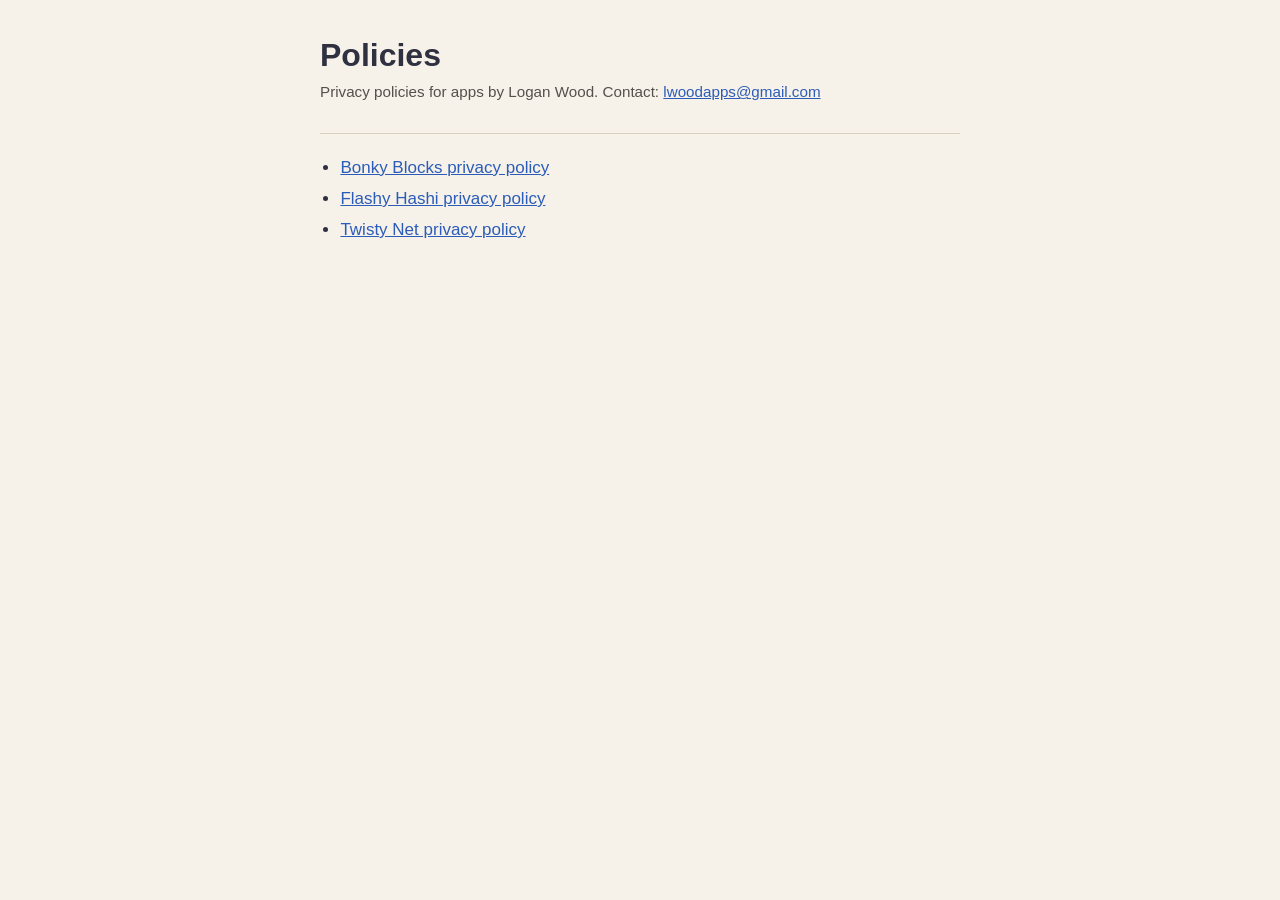
<file: index.html>
<!doctype html>
<html lang="en">
<head>
<meta charset="utf-8">
<meta name="viewport" content="width=device-width, initial-scale=1, viewport-fit=cover">
<title>Policies</title>
<link rel="stylesheet" href="style.css">
</head>
<body>
<main>
<header>
<h1>Policies</h1>
<p class="updated">Privacy policies for apps by Logan Wood. Contact: <a href="mailto:lwoodapps@gmail.com">lwoodapps@gmail.com</a></p>
</header>
<section>
<ul>
<li><a href="bonky-blocks/">Bonky Blocks privacy policy</a></li>
<li><a href="flashy-hashi/">Flashy Hashi privacy policy</a></li>
<li><a href="twisty-net/">Twisty Net privacy policy</a></li>
</ul>
</section>
</main>
</body>
</html>
</file>
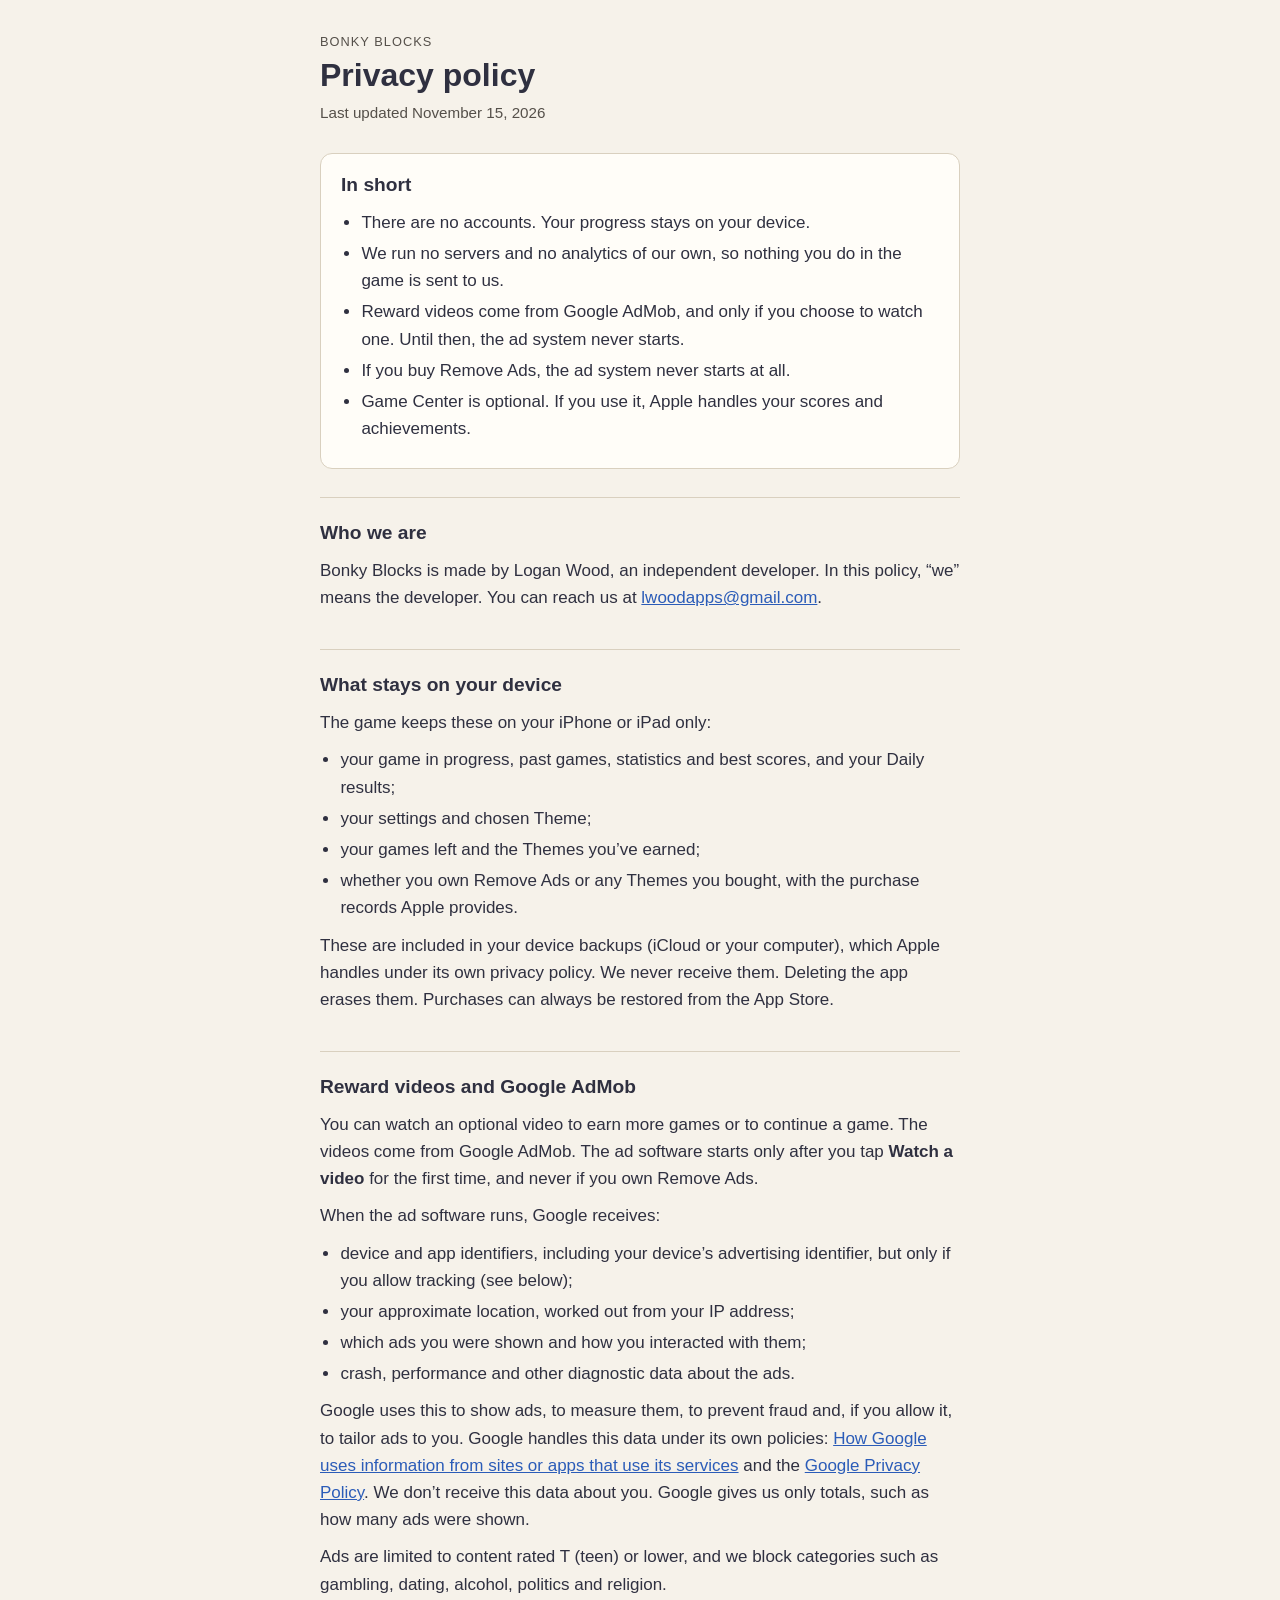
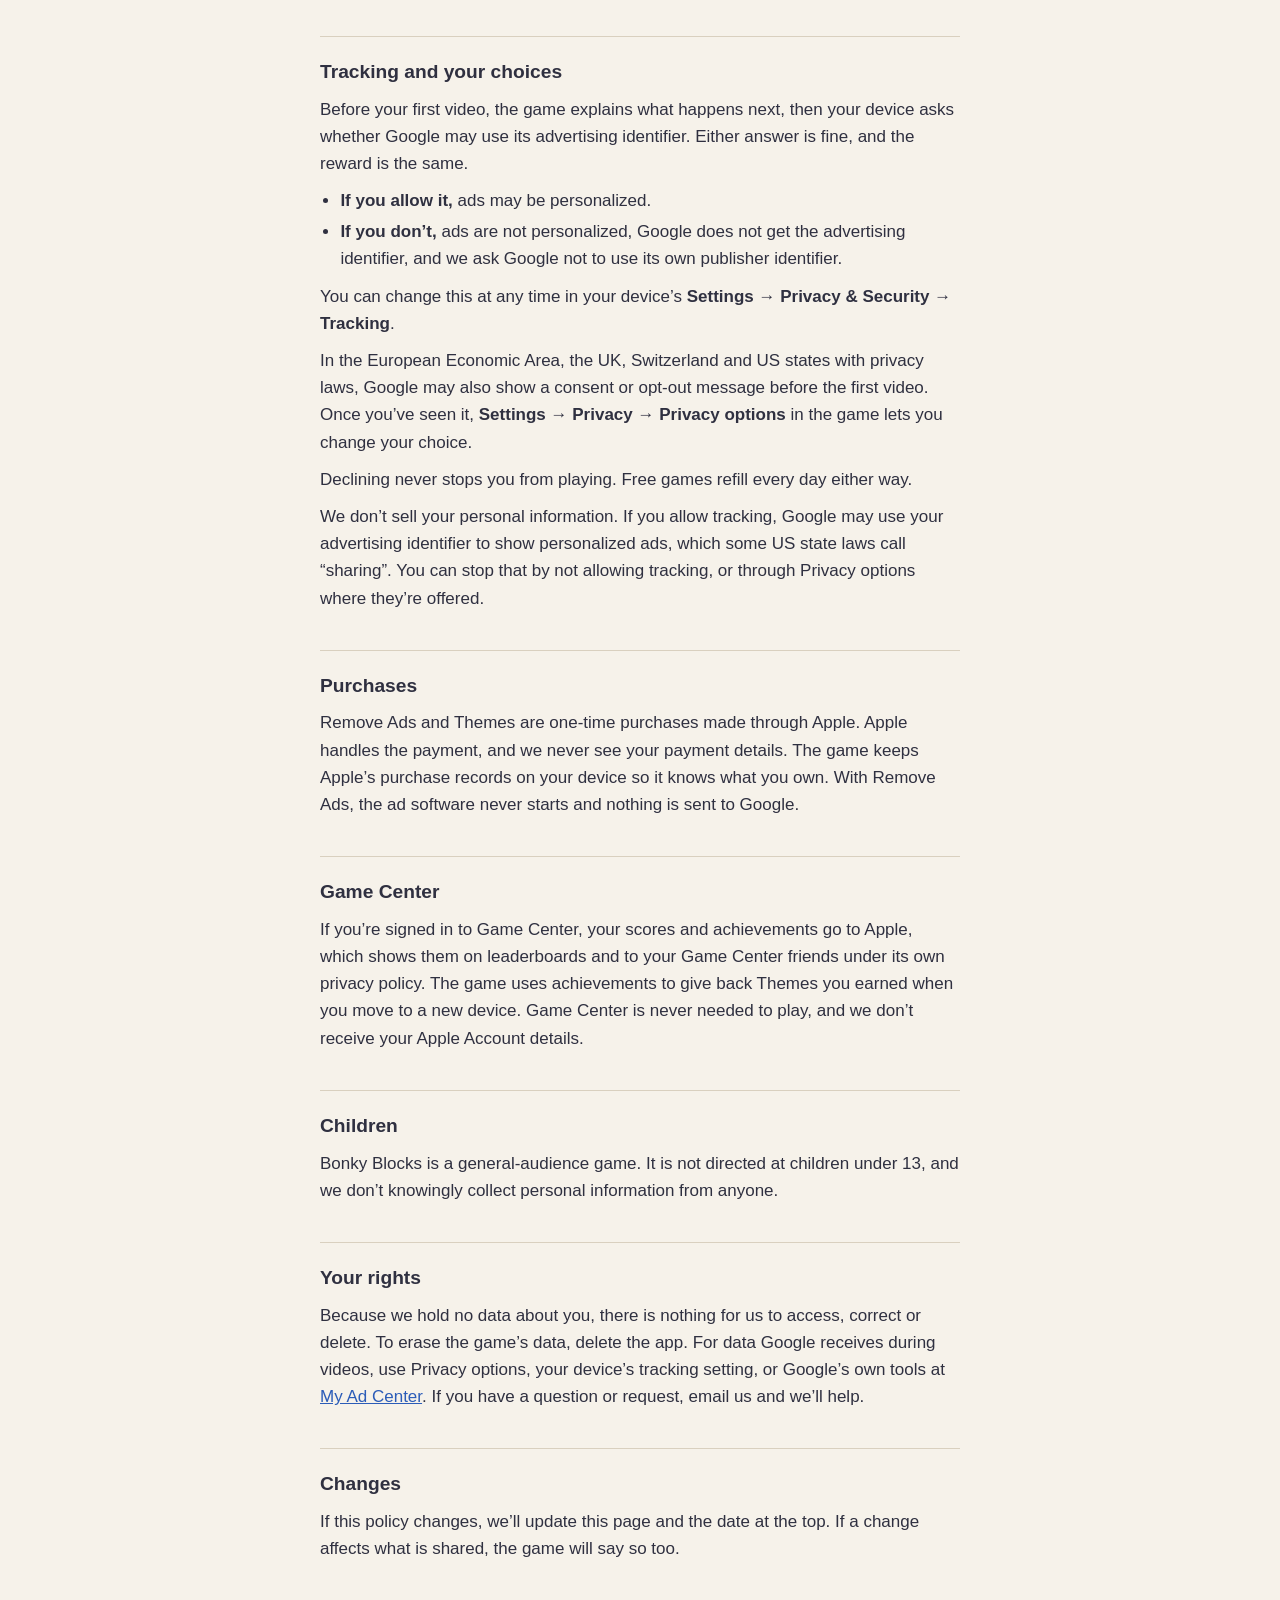
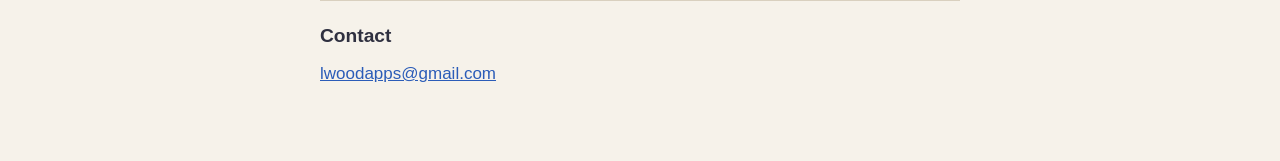
<file: bonky-blocks/index.html>
<!doctype html>
<html lang="en">
<head>
<meta charset="utf-8">
<meta name="viewport" content="width=device-width, initial-scale=1, viewport-fit=cover">
<title>Bonky Blocks Privacy Policy</title>
<link rel="stylesheet" href="../style.css">
</head>
<body>
<main>
<header>
<p class="kicker">Bonky Blocks</p>
<h1>Privacy policy</h1>
<p class="updated">Last updated November 15, 2026</p>
</header>

<section class="summary">
<h2>In short</h2>
<ul>
<li>There are no accounts. Your progress stays on your device.</li>
<li>We run no servers and no analytics of our own, so nothing you do in the game is sent to us.</li>
<li>Reward videos come from Google AdMob, and only if you choose to watch one. Until then, the ad system never starts.</li>
<li>If you buy Remove Ads, the ad system never starts at all.</li>
<li>Game Center is optional. If you use it, Apple handles your scores and achievements.</li>
</ul>
</section>

<section>
<h2>Who we are</h2>
<p>Bonky Blocks is made by Logan Wood, an independent developer. In this policy, “we” means the developer. You can reach us at <a href="mailto:lwoodapps@gmail.com">lwoodapps@gmail.com</a>.</p>
</section>

<section>
<h2>What stays on your device</h2>
<p>The game keeps these on your iPhone or iPad only:</p>
<ul>
<li>your game in progress, past games, statistics and best scores, and your Daily results;</li>
<li>your settings and chosen Theme;</li>
<li>your games left and the Themes you’ve earned;</li>
<li>whether you own Remove Ads or any Themes you bought, with the purchase records Apple provides.</li>
</ul>
<p>These are included in your device backups (iCloud or your computer), which Apple handles under its own privacy policy. We never receive them. Deleting the app erases them. Purchases can always be restored from the App Store.</p>
</section>

<section>
<h2>Reward videos and Google AdMob</h2>
<p>You can watch an optional video to earn more games or to continue a game. The videos come from Google AdMob. The ad software starts only after you tap <strong>Watch a video</strong> for the first time, and never if you own Remove Ads.</p>
<p>When the ad software runs, Google receives:</p>
<ul>
<li>device and app identifiers, including your device’s advertising identifier, but only if you allow tracking (see below);</li>
<li>your approximate location, worked out from your IP address;</li>
<li>which ads you were shown and how you interacted with them;</li>
<li>crash, performance and other diagnostic data about the ads.</li>
</ul>
<p>Google uses this to show ads, to measure them, to prevent fraud and, if you allow it, to tailor ads to you. Google handles this data under its own policies: <a href="https://policies.google.com/technologies/partner-sites">How Google uses information from sites or apps that use its services</a> and the <a href="https://policies.google.com/privacy">Google Privacy Policy</a>. We don’t receive this data about you. Google gives us only totals, such as how many ads were shown.</p>
<p>Ads are limited to content rated T (teen) or lower, and we block categories such as gambling, dating, alcohol, politics and religion.</p>
</section>

<section>
<h2>Tracking and your choices</h2>
<p>Before your first video, the game explains what happens next, then your device asks whether Google may use its advertising identifier. Either answer is fine, and the reward is the same.</p>
<ul>
<li><strong>If you allow it,</strong> ads may be personalized.</li>
<li><strong>If you don’t,</strong> ads are not personalized, Google does not get the advertising identifier, and we ask Google not to use its own publisher identifier.</li>
</ul>
<p>You can change this at any time in your device’s <strong>Settings → Privacy &amp; Security → Tracking</strong>.</p>
<p>In the European Economic Area, the UK, Switzerland and US states with privacy laws, Google may also show a consent or opt-out message before the first video. Once you’ve seen it, <strong>Settings → Privacy → Privacy options</strong> in the game lets you change your choice.</p>
<p>Declining never stops you from playing. Free games refill every day either way.</p>
<p>We don’t sell your personal information. If you allow tracking, Google may use your advertising identifier to show personalized ads, which some US state laws call “sharing”. You can stop that by not allowing tracking, or through Privacy options where they’re offered.</p>
</section>

<section>
<h2>Purchases</h2>
<p>Remove Ads and Themes are one-time purchases made through Apple. Apple handles the payment, and we never see your payment details. The game keeps Apple’s purchase records on your device so it knows what you own. With Remove Ads, the ad software never starts and nothing is sent to Google.</p>
</section>

<section>
<h2>Game Center</h2>
<p>If you’re signed in to Game Center, your scores and achievements go to Apple, which shows them on leaderboards and to your Game Center friends under its own privacy policy. The game uses achievements to give back Themes you earned when you move to a new device. Game Center is never needed to play, and we don’t receive your Apple Account details.</p>
</section>

<section>
<h2>Children</h2>
<p>Bonky Blocks is a general-audience game. It is not directed at children under 13, and we don’t knowingly collect personal information from anyone.</p>
</section>

<section>
<h2>Your rights</h2>
<p>Because we hold no data about you, there is nothing for us to access, correct or delete. To erase the game’s data, delete the app. For data Google receives during videos, use Privacy options, your device’s tracking setting, or Google’s own tools at <a href="https://myadcenter.google.com">My Ad Center</a>. If you have a question or request, email us and we’ll help.</p>
</section>

<section>
<h2>Changes</h2>
<p>If this policy changes, we’ll update this page and the date at the top. If a change affects what is shared, the game will say so too.</p>
</section>

<section>
<h2>Contact</h2>
<p><a href="mailto:lwoodapps@gmail.com">lwoodapps@gmail.com</a></p>
</section>
</main>
</body>
</html>
</file>
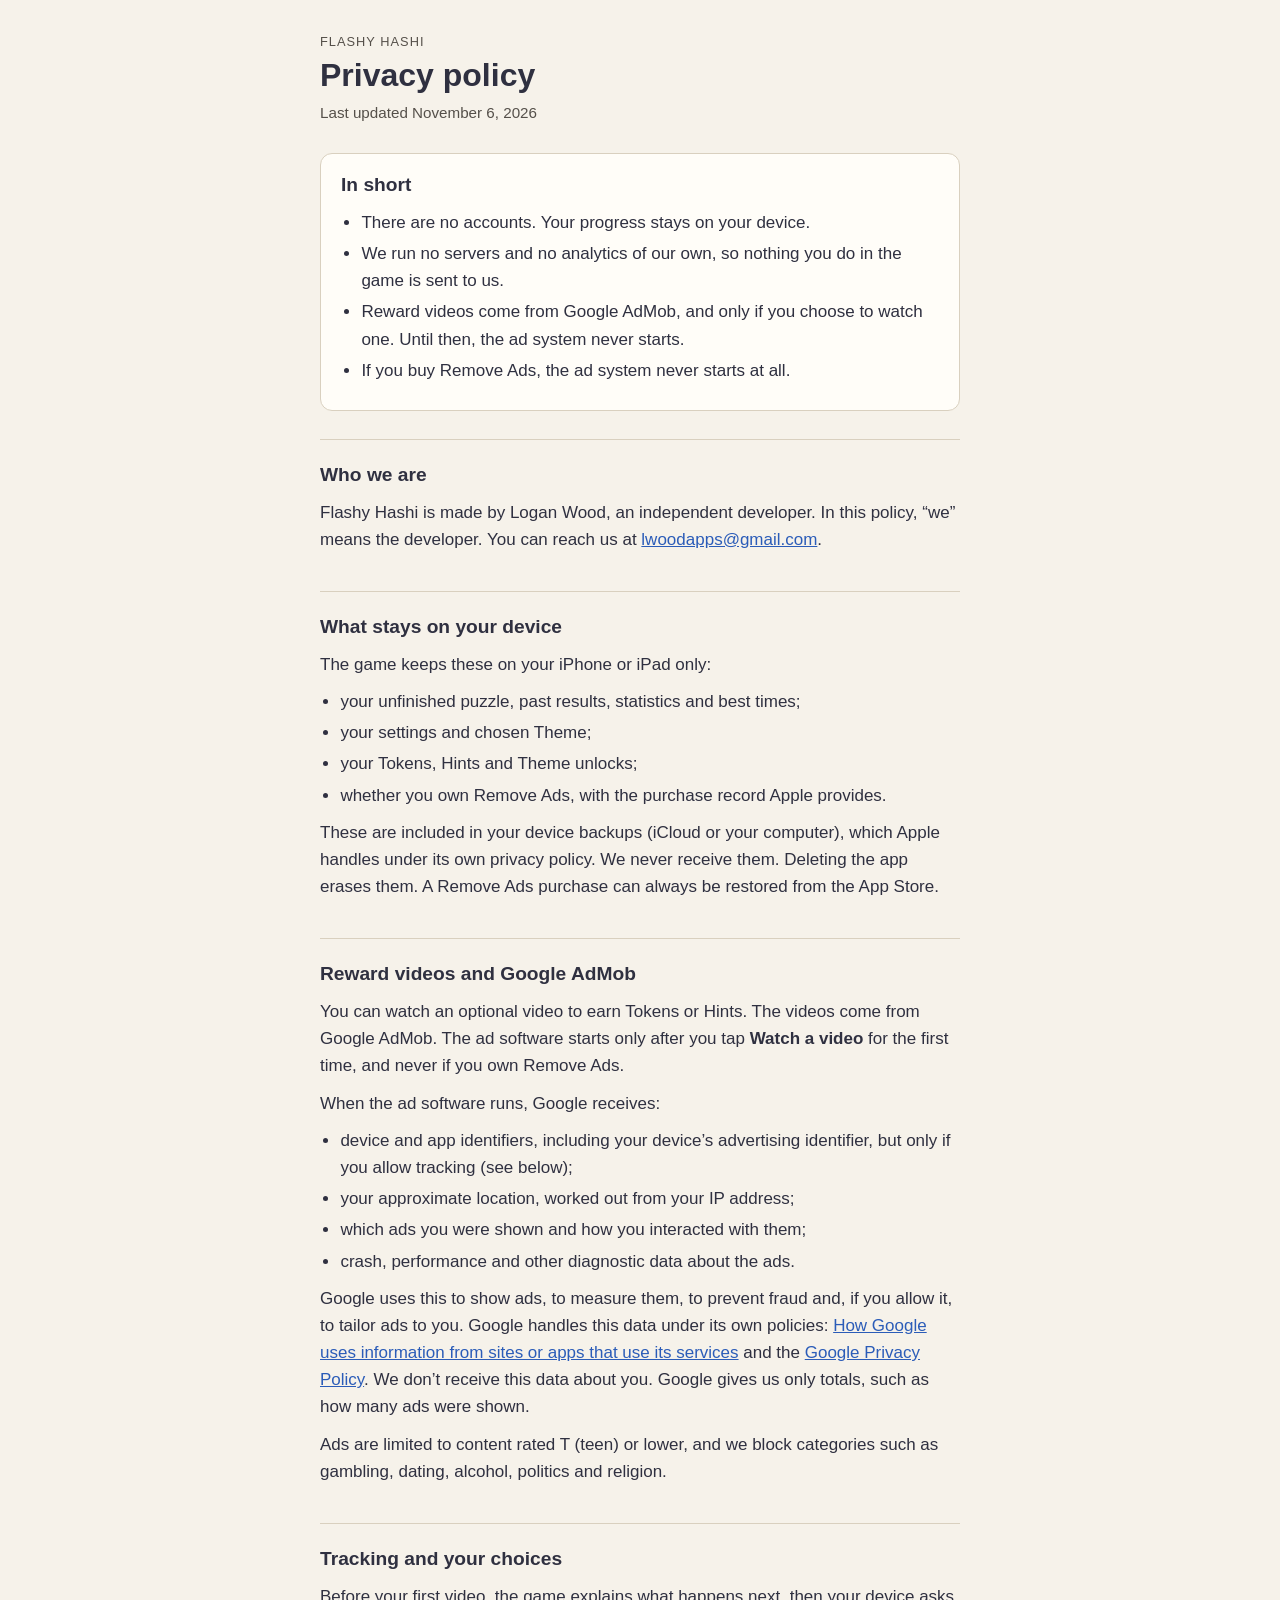
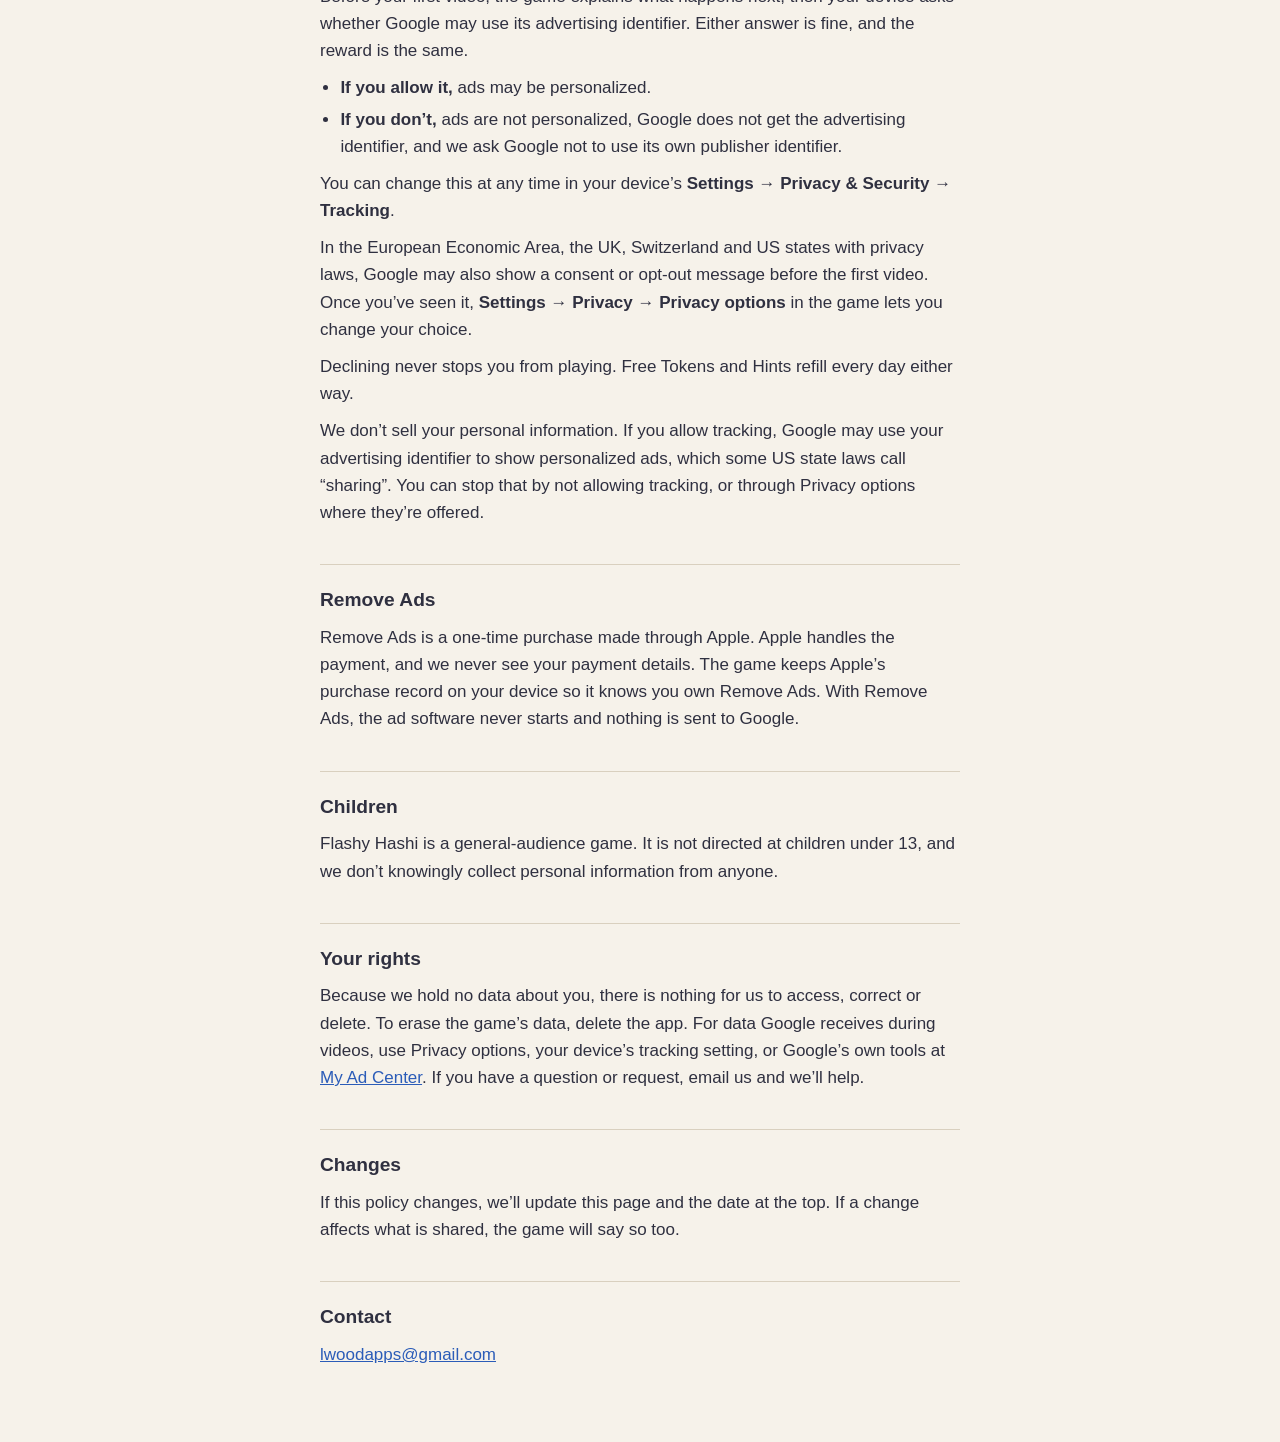
<file: flashy-hashi/index.html>
<!doctype html>
<html lang="en">
<head>
<meta charset="utf-8">
<meta name="viewport" content="width=device-width, initial-scale=1, viewport-fit=cover">
<title>Flashy Hashi Privacy Policy</title>
<link rel="stylesheet" href="../style.css">
</head>
<body>
<main>
<header>
<p class="kicker">Flashy Hashi</p>
<h1>Privacy policy</h1>
<p class="updated">Last updated November 6, 2026</p>
</header>

<section class="summary">
<h2>In short</h2>
<ul>
<li>There are no accounts. Your progress stays on your device.</li>
<li>We run no servers and no analytics of our own, so nothing you do in the game is sent to us.</li>
<li>Reward videos come from Google AdMob, and only if you choose to watch one. Until then, the ad system never starts.</li>
<li>If you buy Remove Ads, the ad system never starts at all.</li>
</ul>
</section>

<section>
<h2>Who we are</h2>
<p>Flashy Hashi is made by Logan Wood, an independent developer. In this policy, “we” means the developer. You can reach us at <a href="mailto:lwoodapps@gmail.com">lwoodapps@gmail.com</a>.</p>
</section>

<section>
<h2>What stays on your device</h2>
<p>The game keeps these on your iPhone or iPad only:</p>
<ul>
<li>your unfinished puzzle, past results, statistics and best times;</li>
<li>your settings and chosen Theme;</li>
<li>your Tokens, Hints and Theme unlocks;</li>
<li>whether you own Remove Ads, with the purchase record Apple provides.</li>
</ul>
<p>These are included in your device backups (iCloud or your computer), which Apple handles under its own privacy policy. We never receive them. Deleting the app erases them. A Remove Ads purchase can always be restored from the App Store.</p>
</section>

<section>
<h2>Reward videos and Google AdMob</h2>
<p>You can watch an optional video to earn Tokens or Hints. The videos come from Google AdMob. The ad software starts only after you tap <strong>Watch a video</strong> for the first time, and never if you own Remove Ads.</p>
<p>When the ad software runs, Google receives:</p>
<ul>
<li>device and app identifiers, including your device’s advertising identifier, but only if you allow tracking (see below);</li>
<li>your approximate location, worked out from your IP address;</li>
<li>which ads you were shown and how you interacted with them;</li>
<li>crash, performance and other diagnostic data about the ads.</li>
</ul>
<p>Google uses this to show ads, to measure them, to prevent fraud and, if you allow it, to tailor ads to you. Google handles this data under its own policies: <a href="https://policies.google.com/technologies/partner-sites">How Google uses information from sites or apps that use its services</a> and the <a href="https://policies.google.com/privacy">Google Privacy Policy</a>. We don’t receive this data about you. Google gives us only totals, such as how many ads were shown.</p>
<p>Ads are limited to content rated T (teen) or lower, and we block categories such as gambling, dating, alcohol, politics and religion.</p>
</section>

<section>
<h2>Tracking and your choices</h2>
<p>Before your first video, the game explains what happens next, then your device asks whether Google may use its advertising identifier. Either answer is fine, and the reward is the same.</p>
<ul>
<li><strong>If you allow it,</strong> ads may be personalized.</li>
<li><strong>If you don’t,</strong> ads are not personalized, Google does not get the advertising identifier, and we ask Google not to use its own publisher identifier.</li>
</ul>
<p>You can change this at any time in your device’s <strong>Settings → Privacy &amp; Security → Tracking</strong>.</p>
<p>In the European Economic Area, the UK, Switzerland and US states with privacy laws, Google may also show a consent or opt-out message before the first video. Once you’ve seen it, <strong>Settings → Privacy → Privacy options</strong> in the game lets you change your choice.</p>
<p>Declining never stops you from playing. Free Tokens and Hints refill every day either way.</p>
<p>We don’t sell your personal information. If you allow tracking, Google may use your advertising identifier to show personalized ads, which some US state laws call “sharing”. You can stop that by not allowing tracking, or through Privacy options where they’re offered.</p>
</section>

<section>
<h2>Remove Ads</h2>
<p>Remove Ads is a one-time purchase made through Apple. Apple handles the payment, and we never see your payment details. The game keeps Apple’s purchase record on your device so it knows you own Remove Ads. With Remove Ads, the ad software never starts and nothing is sent to Google.</p>
</section>

<section>
<h2>Children</h2>
<p>Flashy Hashi is a general-audience game. It is not directed at children under 13, and we don’t knowingly collect personal information from anyone.</p>
</section>

<section>
<h2>Your rights</h2>
<p>Because we hold no data about you, there is nothing for us to access, correct or delete. To erase the game’s data, delete the app. For data Google receives during videos, use Privacy options, your device’s tracking setting, or Google’s own tools at <a href="https://myadcenter.google.com">My Ad Center</a>. If you have a question or request, email us and we’ll help.</p>
</section>

<section>
<h2>Changes</h2>
<p>If this policy changes, we’ll update this page and the date at the top. If a change affects what is shared, the game will say so too.</p>
</section>

<section>
<h2>Contact</h2>
<p><a href="mailto:lwoodapps@gmail.com">lwoodapps@gmail.com</a></p>
</section>
</main>
</body>
</html>
</file>
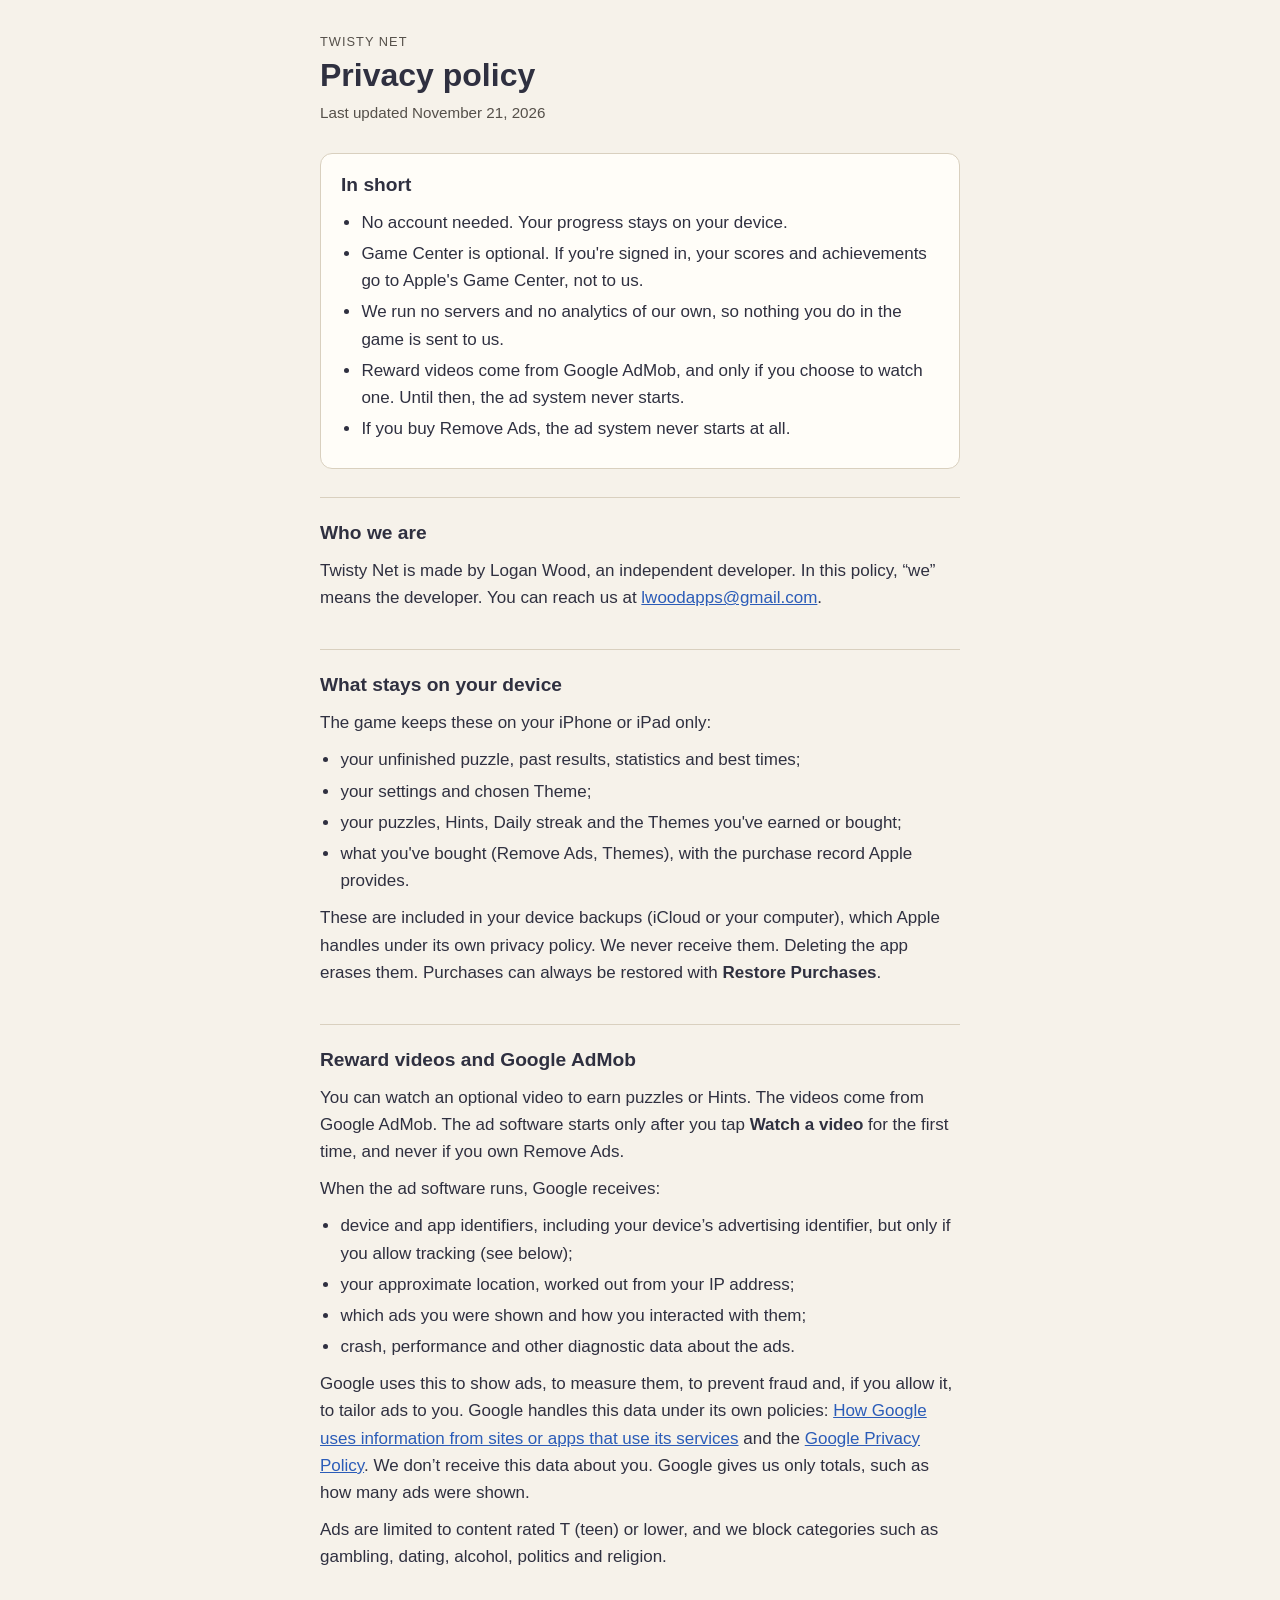
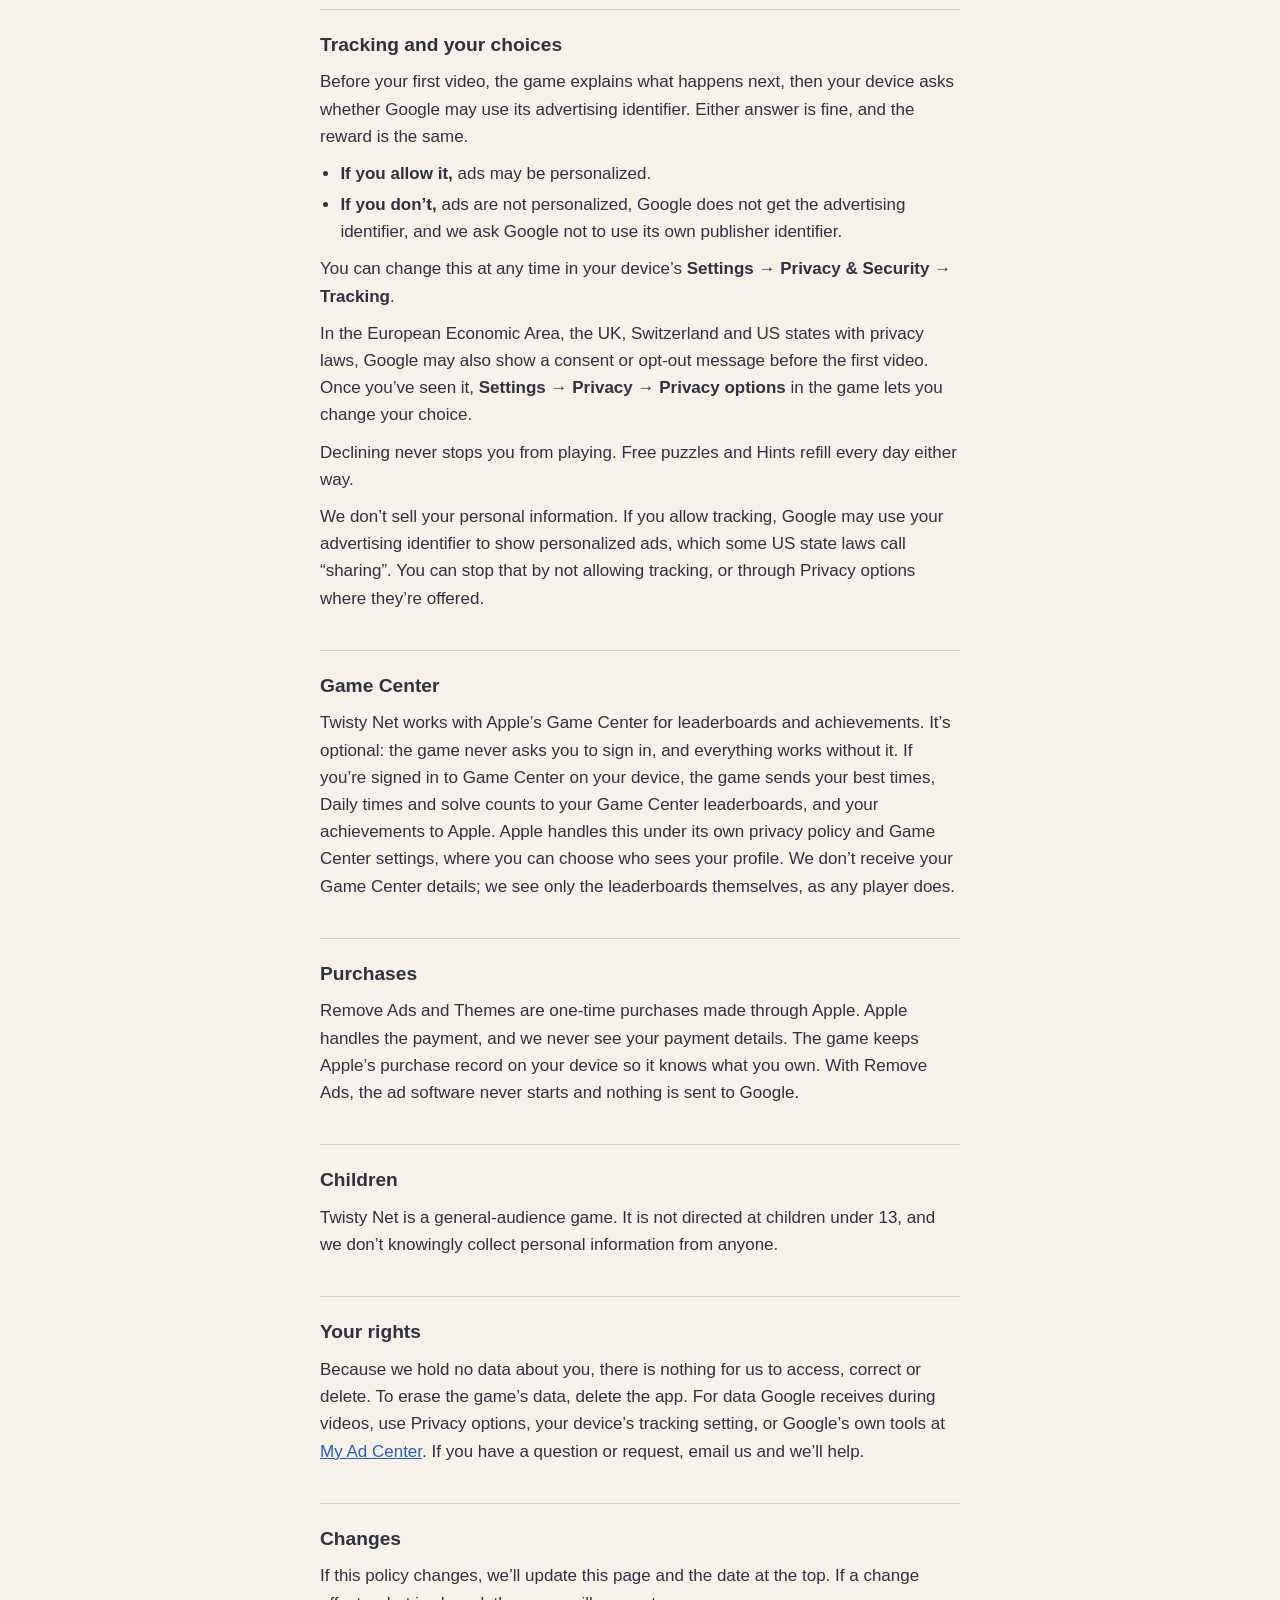
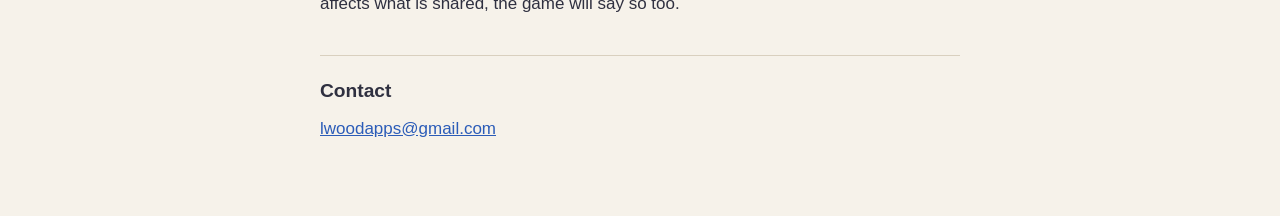
<file: twisty-net/index.html>
<!doctype html>
<html lang="en">
<head>
<meta charset="utf-8">
<meta name="viewport" content="width=device-width, initial-scale=1, viewport-fit=cover">
<title>Twisty Net Privacy Policy</title>
<link rel="stylesheet" href="../style.css">
</head>
<body>
<main>
<header>
<p class="kicker">Twisty Net</p>
<h1>Privacy policy</h1>
<p class="updated">Last updated November 21, 2026</p>
</header>

<section class="summary">
<h2>In short</h2>
<ul>
<li>No account needed. Your progress stays on your device.</li>
<li>Game Center is optional. If you're signed in, your scores and achievements go to Apple's Game Center, not to us.</li>
<li>We run no servers and no analytics of our own, so nothing you do in the game is sent to us.</li>
<li>Reward videos come from Google AdMob, and only if you choose to watch one. Until then, the ad system never starts.</li>
<li>If you buy Remove Ads, the ad system never starts at all.</li>
</ul>
</section>

<section>
<h2>Who we are</h2>
<p>Twisty Net is made by Logan Wood, an independent developer. In this policy, “we” means the developer. You can reach us at <a href="mailto:lwoodapps@gmail.com">lwoodapps@gmail.com</a>.</p>
</section>

<section>
<h2>What stays on your device</h2>
<p>The game keeps these on your iPhone or iPad only:</p>
<ul>
<li>your unfinished puzzle, past results, statistics and best times;</li>
<li>your settings and chosen Theme;</li>
<li>your puzzles, Hints, Daily streak and the Themes you've earned or bought;</li>
<li>what you've bought (Remove Ads, Themes), with the purchase record Apple provides.</li>
</ul>
<p>These are included in your device backups (iCloud or your computer), which Apple handles under its own privacy policy. We never receive them. Deleting the app erases them. Purchases can always be restored with <strong>Restore Purchases</strong>.</p>
</section>

<section>
<h2>Reward videos and Google AdMob</h2>
<p>You can watch an optional video to earn puzzles or Hints. The videos come from Google AdMob. The ad software starts only after you tap <strong>Watch a video</strong> for the first time, and never if you own Remove Ads.</p>
<p>When the ad software runs, Google receives:</p>
<ul>
<li>device and app identifiers, including your device’s advertising identifier, but only if you allow tracking (see below);</li>
<li>your approximate location, worked out from your IP address;</li>
<li>which ads you were shown and how you interacted with them;</li>
<li>crash, performance and other diagnostic data about the ads.</li>
</ul>
<p>Google uses this to show ads, to measure them, to prevent fraud and, if you allow it, to tailor ads to you. Google handles this data under its own policies: <a href="https://policies.google.com/technologies/partner-sites">How Google uses information from sites or apps that use its services</a> and the <a href="https://policies.google.com/privacy">Google Privacy Policy</a>. We don’t receive this data about you. Google gives us only totals, such as how many ads were shown.</p>
<p>Ads are limited to content rated T (teen) or lower, and we block categories such as gambling, dating, alcohol, politics and religion.</p>
</section>

<section>
<h2>Tracking and your choices</h2>
<p>Before your first video, the game explains what happens next, then your device asks whether Google may use its advertising identifier. Either answer is fine, and the reward is the same.</p>
<ul>
<li><strong>If you allow it,</strong> ads may be personalized.</li>
<li><strong>If you don’t,</strong> ads are not personalized, Google does not get the advertising identifier, and we ask Google not to use its own publisher identifier.</li>
</ul>
<p>You can change this at any time in your device’s <strong>Settings → Privacy &amp; Security → Tracking</strong>.</p>
<p>In the European Economic Area, the UK, Switzerland and US states with privacy laws, Google may also show a consent or opt-out message before the first video. Once you’ve seen it, <strong>Settings → Privacy → Privacy options</strong> in the game lets you change your choice.</p>
<p>Declining never stops you from playing. Free puzzles and Hints refill every day either way.</p>
<p>We don’t sell your personal information. If you allow tracking, Google may use your advertising identifier to show personalized ads, which some US state laws call “sharing”. You can stop that by not allowing tracking, or through Privacy options where they’re offered.</p>
</section>

<section>
<h2>Game Center</h2>
<p>Twisty Net works with Apple’s Game Center for leaderboards and achievements. It’s optional: the game never asks you to sign in, and everything works without it. If you’re signed in to Game Center on your device, the game sends your best times, Daily times and solve counts to your Game Center leaderboards, and your achievements to Apple. Apple handles this under its own privacy policy and Game Center settings, where you can choose who sees your profile. We don’t receive your Game Center details; we see only the leaderboards themselves, as any player does.</p>
</section>

<section>
<h2>Purchases</h2>
<p>Remove Ads and Themes are one-time purchases made through Apple. Apple handles the payment, and we never see your payment details. The game keeps Apple’s purchase record on your device so it knows what you own. With Remove Ads, the ad software never starts and nothing is sent to Google.</p>
</section>

<section>
<h2>Children</h2>
<p>Twisty Net is a general-audience game. It is not directed at children under 13, and we don’t knowingly collect personal information from anyone.</p>
</section>

<section>
<h2>Your rights</h2>
<p>Because we hold no data about you, there is nothing for us to access, correct or delete. To erase the game’s data, delete the app. For data Google receives during videos, use Privacy options, your device’s tracking setting, or Google’s own tools at <a href="https://myadcenter.google.com">My Ad Center</a>. If you have a question or request, email us and we’ll help.</p>
</section>

<section>
<h2>Changes</h2>
<p>If this policy changes, we’ll update this page and the date at the top. If a change affects what is shared, the game will say so too.</p>
</section>

<section>
<h2>Contact</h2>
<p><a href="mailto:lwoodapps@gmail.com">lwoodapps@gmail.com</a></p>
</section>
</main>
</body>
</html>
</file>
<file: style.css>
:root{--bg:#f6f2ea;--fg:#2f3040;--muted:#55504a;--rule:#d9d0bf;--link:#2b5cb8;--card:#fffdf8}
@media (prefers-color-scheme: dark){:root:not([data-theme="light"]){--bg:#0b1a24;--fg:#eefbfc;--muted:#a9c9cd;--rule:#2b4d58;--link:#8fb8ff;--card:#13303b;color-scheme:dark}}
:root[data-theme="dark"]{--bg:#0b1a24;--fg:#eefbfc;--muted:#a9c9cd;--rule:#2b4d58;--link:#8fb8ff;--card:#13303b;color-scheme:dark}
body{background:var(--bg);color:var(--fg);font:17px/1.6 -apple-system,BlinkMacSystemFont,"Segoe UI",Roboto,sans-serif;margin:0;padding-left:max(16px,env(safe-area-inset-left,0px));padding-right:max(16px,env(safe-area-inset-right,0px));padding-block:32px 64px}
main{max-width:40rem;margin:0 auto;display:flex;flex-direction:column;gap:28px}
.kicker{margin:0;font-size:.8rem;letter-spacing:.08em;text-transform:uppercase;color:var(--muted)}
h1{margin:4px 0 0;font-size:2rem;line-height:1.2;text-wrap:balance}
h2{margin:0 0 8px;font-size:1.2rem;text-wrap:balance}
.updated{margin:6px 0 0;color:var(--muted);font-size:.95rem}
p,ul{margin:0 0 10px} ul{padding-left:1.2em} li{margin-bottom:4px}
section{border-top:1px solid var(--rule);padding-top:20px}
.summary{background:var(--card);border:1px solid var(--rule);border-radius:12px;padding:16px 20px}
a{color:var(--link);overflow-wrap:anywhere}
</file>
